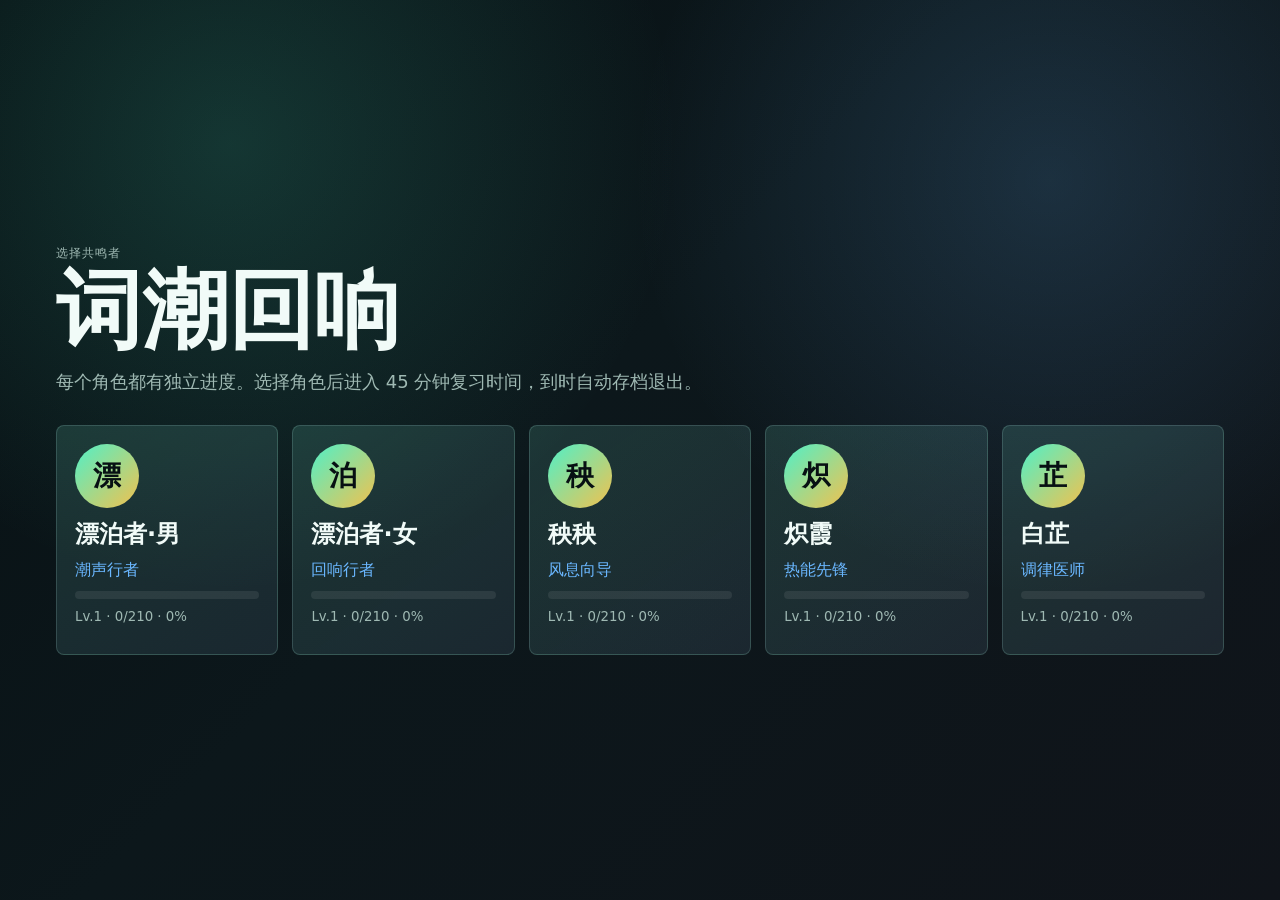
<file: index.html>
<!doctype html>
<html lang="zh-CN">
  <head>
    <meta charset="UTF-8" />
    <meta name="viewport" content="width=device-width, initial-scale=1.0" />
    <title>词潮回响</title>
    <link rel="stylesheet" href="./styles.css" />
  </head>
  <body>
    <section class="login-screen" id="loginScreen">
      <div class="login-hero">
        <p class="eyebrow">选择共鸣者</p>
        <h1>词潮回响</h1>
        <p>每个角色都有独立进度。选择角色后进入 45 分钟复习时间，到时自动存档退出。</p>
      </div>
      <div class="role-grid" id="roleGrid"></div>
    </section>

    <div class="app-shell">
      <aside class="sidebar">
        <div class="brand">
          <div class="brand-mark">C</div>
          <div>
            <h1>词潮回响</h1>
            <p>Unit 1-6 期末复习</p>
          </div>
        </div>

        <nav class="nav" aria-label="主导航">
          <button class="nav-item active" data-view="map" title="冒险地图">
            <span>地图</span>
          </button>
          <button class="nav-item" data-view="battle" title="今日训练">
            <span>训练</span>
          </button>
          <button class="nav-item" data-view="review" title="错题调律">
            <span>错题</span>
          </button>
          <button class="nav-item" data-view="exam" title="随机考试">
            <span>考试</span>
          </button>
          <button class="nav-item" data-view="codex" title="词汇图鉴">
            <span>图鉴</span>
          </button>
        </nav>

        <section class="profile-panel">
          <div class="avatar-orbit">
            <div class="avatar-core"></div>
          </div>
          <div>
            <p class="eyebrow">调律等级</p>
            <strong id="activeRoleName">未选择</strong>
            <small id="levelLabel">Lv. 1</small>
          </div>
          <div class="xp-track">
            <span id="xpBar"></span>
          </div>
        </section>

        <button class="exit-button" id="exitRole">存档退出</button>
      </aside>

      <main>
        <header class="topbar">
          <div>
            <p class="eyebrow">今日任务</p>
            <h2 id="screenTitle">回响地图</h2>
          </div>
          <div class="stats-strip">
            <div><span id="totalMastered">0</span><small>已点亮</small></div>
            <div><span id="totalStars">0</span><small>星辉</small></div>
            <div><span id="streakCount">0</span><small>连击</small></div>
          </div>
          <div class="timer-card" id="timerCard">
            <span id="timerText">45:00</span>
            <small>番茄时钟</small>
          </div>
        </header>

        <section class="view active" id="mapView">
          <div class="home-progress">
            <div class="section-head compact">
              <div>
                <p class="eyebrow">角色进度</p>
                <h3>共鸣者档案</h3>
              </div>
            </div>
            <div class="mini-role-grid" id="homeRoleProgress"></div>
          </div>
          <div class="map-stage">
            <div class="map-sky"></div>
            <div class="zone-list" id="zoneList"></div>
          </div>
          <aside class="mission-panel">
            <p class="eyebrow">当前章节</p>
            <h3 id="selectedZoneName">请选择一个区域</h3>
            <p id="selectedZoneMeta">每个 Unit 会自动拆成几个小关卡，每关 6-8 个词。</p>
            <div class="panel-divider"></div>
            <p class="eyebrow">词汇关卡</p>
            <div class="lesson-list" id="lessonList"></div>
            <div class="panel-divider"></div>
            <p class="eyebrow">背记闯关</p>
            <div class="memory-list" id="memoryList"></div>
            <div class="panel-divider"></div>
            <p class="eyebrow">知识关卡</p>
            <div class="knowledge-list" id="knowledgeList"></div>
          </aside>
        </section>

        <section class="view" id="battleView">
          <div class="battle-board">
            <div class="enemy-field">
              <div class="focus-panel">
                <p class="eyebrow">学习辅助</p>
                <h3 id="focusTitle">准备开始</h3>
                <div class="focus-meter">
                  <span id="focusProgress"></span>
                </div>
                <div class="focus-meta">
                  <div><strong id="focusIndex">0/0</strong><small>当前进度</small></div>
                  <div><strong id="focusMisses">0</strong><small>本题失误</small></div>
                </div>
                <div class="focus-tip" id="focusTip">开始关卡后，这里会显示当前题型和答题策略。</div>
              </div>
              <p id="battleMode">选择正确含义，完成共振打击</p>
            </div>

            <div class="question-card">
              <div class="battle-head">
                <div>
                  <p class="eyebrow" id="lessonLabel">今日训练</p>
                  <h3 id="questionText">点击开始训练</h3>
                </div>
                <button class="icon-button" id="speakBtn" title="朗读">音</button>
              </div>
              <p class="phonetic" id="phoneticText"></p>
              <div class="answer-grid" id="answerGrid"></div>
              <form class="inline-answer" id="inlineAnswer"></form>
              <div class="feedback" id="feedback"></div>
              <div class="mistake-actions" id="mistakeActions">
                <button id="retryQuestion">重新回答</button>
                <button id="addMistake">加入错题集</button>
                <button id="confirmMistake">确认加入并继续</button>
              </div>
              <div class="completion-actions" id="completionActions">
                <button id="returnMap">返回地图</button>
                <button id="setOutAgain">再出发</button>
              </div>
              <div class="battle-actions">
                <button id="startDaily">开始今日训练</button>
                <button id="nextQuestion" disabled>下一击</button>
              </div>
            </div>
          </div>
        </section>

        <section class="view" id="reviewView">
          <div class="section-head">
            <div>
              <p class="eyebrow">失谐词库</p>
              <h3>失谐回收战</h3>
            </div>
            <button id="startMistakes">进入复习关卡</button>
          </div>
          <div class="word-grid" id="mistakeGrid"></div>
        </section>

        <section class="view" id="examView">
          <div class="section-head">
            <div>
              <p class="eyebrow">随机考试</p>
              <h3>20 词综合测试</h3>
            </div>
            <button id="startExam">开始考试</button>
          </div>
          <div class="exam-panel" id="examPanel">
            <p>请选择考试范围。可以细化到每一个词汇小关卡或背记闯关。</p>
          </div>
        </section>

        <section class="view" id="knowledgeView">
          <div class="knowledge-reader">
            <div class="section-head">
              <div>
                <p class="eyebrow" id="knowledgeUnitLabel">Unit</p>
                <h3 id="knowledgeTitle">知识关卡</h3>
              </div>
              <div class="knowledge-actions">
                <button id="completeKnowledge">完成并点亮</button>
                <button id="backToMap">返回地图</button>
              </div>
            </div>
            <div class="knowledge-content" id="knowledgeContent"></div>
          </div>
        </section>

        <section class="view" id="codexView">
          <div class="section-head">
            <div>
              <p class="eyebrow">回响图鉴</p>
              <h3>全部复习范围</h3>
            </div>
            <label class="search-box">
              <span>查</span>
              <input id="searchInput" placeholder="搜索英文或中文" />
            </label>
          </div>
          <div class="filters" id="unitFilters"></div>
          <div class="word-grid" id="wordGrid"></div>
        </section>
      </main>
    </div>
    <div class="toast" id="toast" role="status" aria-live="polite"></div>

    <script type="module" src="./app.js"></script>
  </body>
</html>
</file>
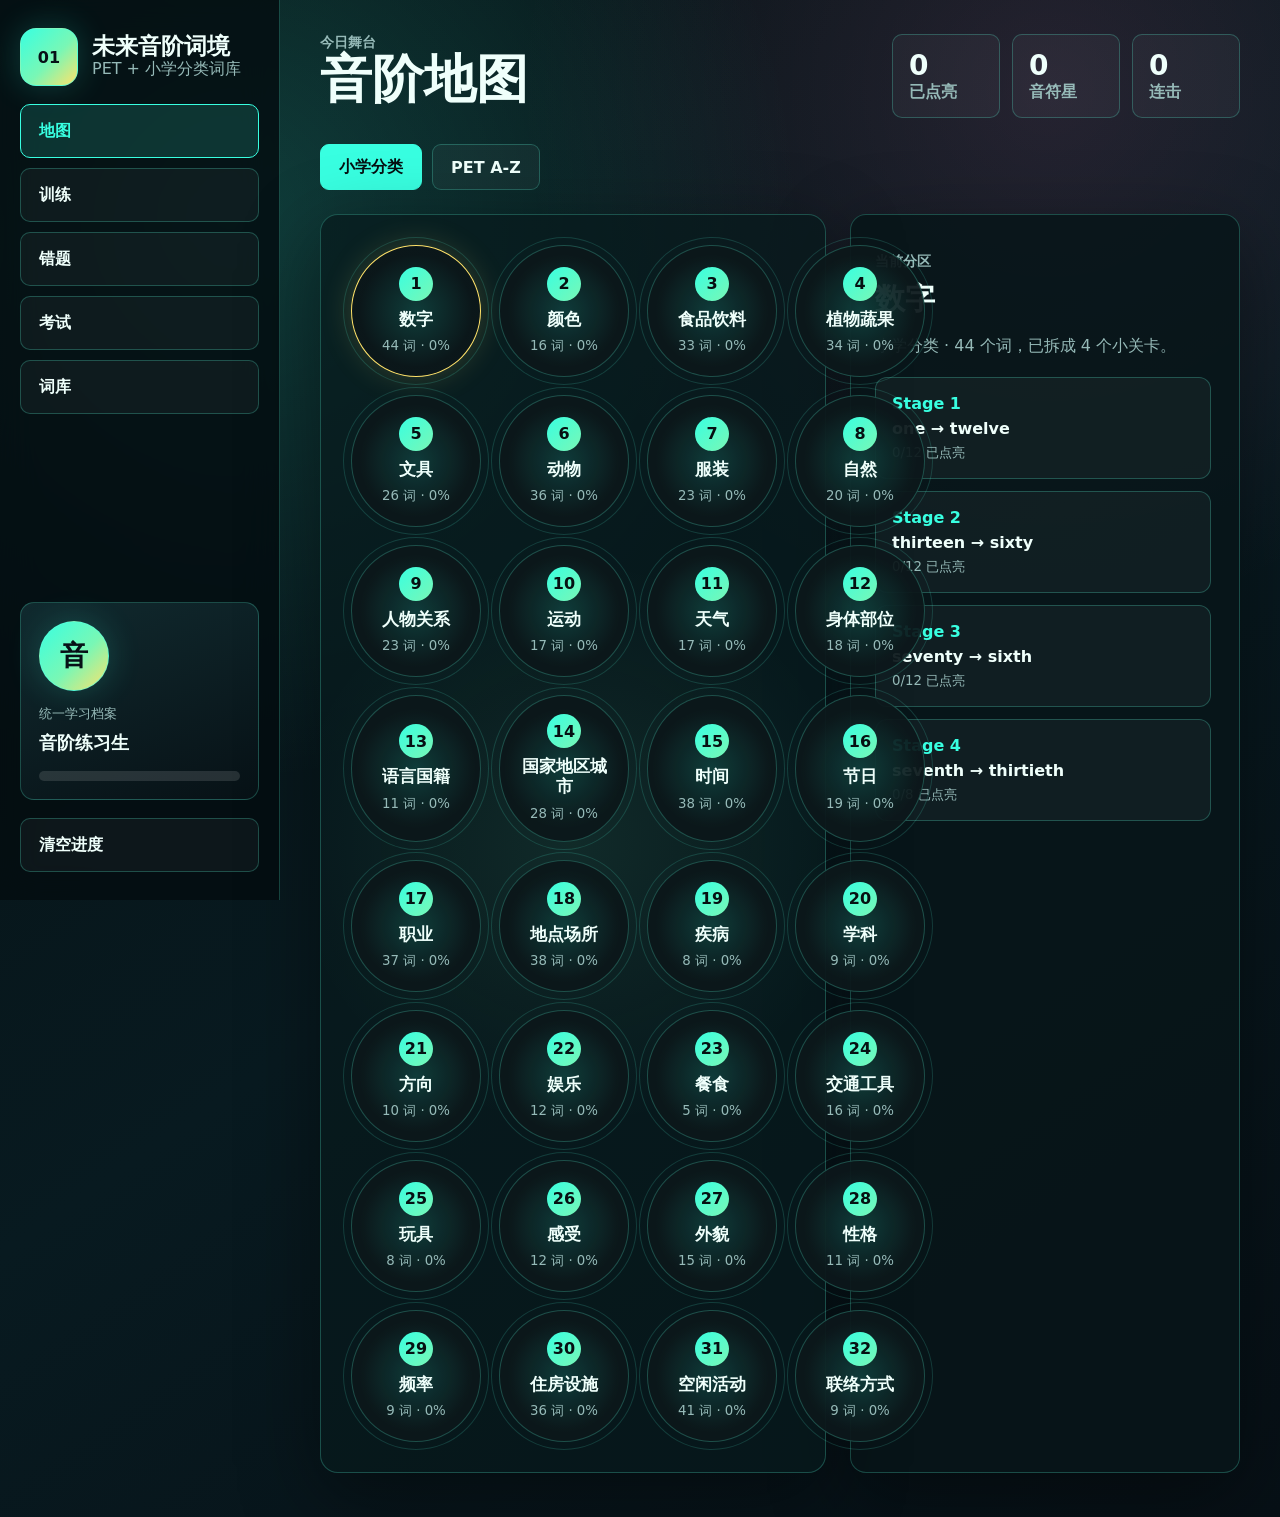
<file: mirai-vocab/index.html>
<!doctype html>
<html lang="zh-CN">
  <head>
    <meta charset="UTF-8" />
    <meta name="viewport" content="width=device-width, initial-scale=1.0" />
    <title>未来音阶词境</title>
    <link rel="stylesheet" href="./styles.css" />
  </head>
  <body>
    <div class="app active" id="app">
      <aside class="side">
        <div class="brand">
          <div class="logo">01</div>
          <div>
            <h2>未来音阶词境</h2>
            <p>PET + 小学分类词库</p>
          </div>
        </div>
        <nav>
          <button class="nav active" data-view="map">地图</button>
          <button class="nav" data-view="train">训练</button>
          <button class="nav" data-view="mistakes">错题</button>
          <button class="nav" data-view="exam">考试</button>
          <button class="nav" data-view="codex">词库</button>
        </nav>
        <section class="profile">
          <div class="avatar" id="avatarMark">音</div>
          <small>统一学习档案</small>
          <strong id="roleName">音阶练习生</strong>
          <div class="xp"><span id="xpBar"></span></div>
        </section>
        <button class="ghost" id="resetProgress">清空进度</button>
      </aside>

      <main>
        <header class="top">
          <div>
            <p class="eyebrow">今日舞台</p>
            <h1 id="screenTitle">音阶地图</h1>
          </div>
          <div class="stats">
            <div><strong id="masteredCount">0</strong><span>已点亮</span></div>
            <div><strong id="starCount">0</strong><span>音符星</span></div>
            <div><strong id="comboCount">0</strong><span>连击</span></div>
          </div>
        </header>

        <section class="view active" id="mapView">
          <div class="track-tabs" id="trackTabs"></div>
          <div class="map-grid" id="zoneGrid"></div>
          <aside class="panel">
            <p class="eyebrow">当前分区</p>
            <h3 id="zoneTitle">选择一个分区</h3>
            <p id="zoneMeta"></p>
            <div class="lesson-list" id="lessonList"></div>
          </aside>
        </section>

        <section class="view" id="trainView">
          <div class="battle">
            <section class="helper">
              <p class="eyebrow">学习辅助</p>
              <h3 id="helperTitle">准备开始</h3>
              <div class="meter"><span id="progressBar"></span></div>
              <div class="helper-stats">
                <div><strong id="questionIndex">0/0</strong><span>进度</span></div>
                <div><strong id="missCount">0</strong><span>本题失误</span></div>
              </div>
              <p id="helperTip">选择关卡后开始。</p>
            </section>
            <section class="question">
              <div class="question-head">
                <div>
                  <p class="eyebrow" id="lessonLabel">训练</p>
                  <h2 id="questionText">点击开始训练</h2>
                </div>
                <button id="speakBtn" title="朗读">音</button>
              </div>
              <p class="phonetic" id="metaText"></p>
              <form class="answer" id="answerForm"></form>
              <div class="feedback" id="feedback"></div>
              <div class="mistake-actions" id="mistakeActions">
                <button id="retryBtn" type="button">重新回答</button>
                <button id="addMistakeBtn" type="button">加入错题集</button>
                <button id="confirmMistakeBtn" type="button">确认加入并继续</button>
              </div>
              <div class="actions">
                <button id="backMap" type="button">返回地图</button>
                <button id="againBtn" type="button">再来一轮</button>
              </div>
            </section>
          </div>
        </section>

        <section class="view card-view" id="mistakesView">
          <div class="section-head">
            <div><p class="eyebrow">错题调音台</p><h3>错题集</h3></div>
            <button id="startMistakes">复习错题</button>
          </div>
          <div class="word-grid" id="mistakeGrid"></div>
        </section>

        <section class="view card-view" id="examView">
          <div class="section-head">
            <div><p class="eyebrow">Live Test</p><h3>自选范围考试</h3></div>
            <button id="startExam">开始考试</button>
          </div>
          <div class="exam-panel" id="examPanel"></div>
        </section>

        <section class="view card-view" id="codexView">
          <div class="section-head">
            <div><p class="eyebrow">音符词库</p><h3>全部单词</h3></div>
            <input id="searchInput" placeholder="搜索英文或中文" />
          </div>
          <p class="codex-note">点开单词卡片可修改英文、中文释义和词性；修改会保存在这台电脑的浏览器里。</p>
          <div class="word-grid" id="wordGrid"></div>
        </section>
      </main>
    </div>

    <dialog class="edit-dialog" id="editDialog">
      <form method="dialog" class="edit-form" id="editForm">
        <div class="section-head">
          <div><p class="eyebrow">词库编辑</p><h3>修改词条</h3></div>
          <button type="button" id="closeEdit">关闭</button>
        </div>
        <input type="hidden" id="editId" />
        <label>
          <span>英文</span>
          <input id="editWord" autocomplete="off" spellcheck="false" />
        </label>
        <label>
          <span>中文释义</span>
          <textarea id="editMeaning" rows="4"></textarea>
        </label>
        <label>
          <span>词性</span>
          <input id="editPos" autocomplete="off" />
        </label>
        <p class="edit-source" id="editSource"></p>
        <div class="edit-actions">
          <button type="button" id="restoreWord">恢复原词条</button>
          <button type="submit" id="saveEdit">保存修改</button>
        </div>
      </form>
    </dialog>

    <div class="toast" id="toast"></div>
    <script type="module" src="./app.js"></script>
  </body>
</html>
</file>
<file: styles.css>
:root {
  color-scheme: dark;
  --bg: #091014;
  --panel: rgba(16, 30, 34, 0.82);
  --panel-strong: #13262b;
  --line: rgba(152, 213, 202, 0.22);
  --text: #f1fbf8;
  --muted: #9fb9b3;
  --mint: #50f0c8;
  --gold: #f2c14e;
  --coral: #ff7d6e;
  --blue: #6ab7ff;
  font-family: Inter, "PingFang SC", "Microsoft YaHei", system-ui, sans-serif;
}

* {
  box-sizing: border-box;
}

body {
  min-height: 100vh;
  margin: 0;
  color: var(--text);
  background:
    radial-gradient(circle at 18% 16%, rgba(80, 240, 200, 0.16), transparent 28rem),
    radial-gradient(circle at 82% 20%, rgba(106, 183, 255, 0.16), transparent 26rem),
    linear-gradient(135deg, #071013 0%, #0c171b 45%, #10141a 100%);
}

body:has(.login-screen:not(.hidden)) {
  overflow: auto;
}

button,
input {
  font: inherit;
}

button {
  cursor: pointer;
}

.app-shell {
  display: none;
  grid-template-columns: 280px 1fr;
  min-height: 100vh;
}

.app-shell.active {
  display: grid;
}

.login-screen {
  min-height: 100vh;
  padding: clamp(24px, 5vw, 56px);
  display: grid;
  align-content: center;
  gap: 28px;
}

.login-screen.hidden {
  display: none;
}

.login-hero {
  max-width: 780px;
}

.login-hero h1 {
  font-size: clamp(42px, 8vw, 86px);
  line-height: 1;
  margin-bottom: 14px;
}

.login-hero p:last-child {
  color: var(--muted);
  font-size: 18px;
  line-height: 1.7;
}

.role-grid {
  display: grid;
  grid-template-columns: repeat(auto-fit, minmax(210px, 1fr));
  gap: 14px;
}

.role-card {
  min-height: 230px;
  border-radius: 8px;
  padding: 18px;
  display: grid;
  gap: 10px;
  text-align: left;
  align-content: start;
  background:
    linear-gradient(145deg, rgba(80, 240, 200, 0.1), rgba(106, 183, 255, 0.055)),
    rgba(255, 255, 255, 0.045);
}

.role-card:hover {
  border-color: var(--mint);
}

.role-mark {
  width: 64px;
  height: 64px;
  border-radius: 50%;
  display: grid;
  place-items: center;
  color: #071013;
  background: linear-gradient(135deg, var(--mint), var(--gold));
  font-size: 28px;
  font-weight: 900;
}

.role-card strong,
.role-card em {
  display: block;
}

.role-card strong {
  font-size: 24px;
}

.role-card em {
  color: var(--blue);
  font-style: normal;
}

.role-meter {
  height: 8px;
  overflow: hidden;
  border-radius: 999px;
  background: rgba(255, 255, 255, 0.08);
}

.role-meter span {
  display: block;
  height: 100%;
  background: linear-gradient(90deg, var(--mint), var(--gold));
}

.sidebar {
  border-right: 1px solid var(--line);
  background: rgba(6, 14, 18, 0.72);
  padding: 24px;
  display: flex;
  flex-direction: column;
  gap: 26px;
}

.brand {
  display: flex;
  gap: 12px;
  align-items: center;
}

.brand-mark {
  width: 48px;
  height: 48px;
  display: grid;
  place-items: center;
  border-radius: 14px;
  background: linear-gradient(135deg, var(--mint), var(--blue));
  color: #061012;
  font-weight: 900;
}

h1,
h2,
h3,
p {
  margin: 0;
}

.brand h1 {
  font-size: 22px;
}

.brand p,
.eyebrow,
small {
  color: var(--muted);
}

.eyebrow {
  margin-bottom: 5px;
  font-size: 12px;
  letter-spacing: 0.08em;
  text-transform: uppercase;
}

.nav {
  display: grid;
  gap: 10px;
}

.nav-item,
.lesson-card,
.zone-node,
.filter,
button {
  border: 1px solid var(--line);
  color: var(--text);
  background: rgba(255, 255, 255, 0.045);
}

.nav-item {
  min-height: 48px;
  border-radius: 8px;
  text-align: left;
  padding: 0 16px;
}

.nav-item.active,
.filter.active {
  border-color: rgba(80, 240, 200, 0.72);
  background: rgba(80, 240, 200, 0.14);
}

.profile-panel,
.mission-panel,
.question-card,
#reviewView,
#codexView {
  border: 1px solid var(--line);
  border-radius: 8px;
  background: var(--panel);
  box-shadow: 0 22px 60px rgba(0, 0, 0, 0.22);
}

.profile-panel {
  padding: 18px;
}

.avatar-orbit {
  width: 74px;
  height: 74px;
  border: 1px solid rgba(80, 240, 200, 0.42);
  border-radius: 50%;
  display: grid;
  place-items: center;
  margin-bottom: 12px;
}

.avatar-core {
  width: 42px;
  height: 42px;
  border-radius: 50%;
  display: grid;
  place-items: center;
  background: radial-gradient(circle, var(--gold), var(--mint));
  box-shadow: 0 0 26px rgba(80, 240, 200, 0.45);
  color: #061012;
  font-weight: 900;
}

.xp-track {
  height: 8px;
  margin-top: 14px;
  overflow: hidden;
  border-radius: 999px;
  background: rgba(255, 255, 255, 0.09);
}

.xp-track span {
  display: block;
  height: 100%;
  width: 0;
  background: linear-gradient(90deg, var(--mint), var(--gold));
}

main {
  padding: 24px;
  min-width: 0;
  overflow-x: hidden;
}

.topbar,
.section-head {
  display: flex;
  justify-content: space-between;
  gap: 16px;
  align-items: center;
  margin-bottom: 20px;
}

.topbar h2 {
  font-size: clamp(26px, 3.5vw, 40px);
  line-height: 1.08;
}

.stats-strip {
  display: grid;
  grid-template-columns: repeat(3, minmax(86px, 1fr));
  gap: 10px;
}

.stats-strip div {
  border: 1px solid var(--line);
  border-radius: 8px;
  padding: 12px;
  background: rgba(255, 255, 255, 0.045);
}

.stats-strip span {
  display: block;
  font-size: 24px;
  font-weight: 800;
}

.timer-card {
  min-width: 118px;
  border: 1px solid rgba(80, 240, 200, 0.45);
  border-radius: 8px;
  padding: 12px 14px;
  background: rgba(80, 240, 200, 0.11);
  text-align: right;
}

.timer-card span {
  display: block;
  font-size: 24px;
  font-weight: 900;
  color: var(--mint);
}

.timer-card.warning {
  border-color: var(--coral);
  background: rgba(255, 125, 110, 0.13);
}

.timer-card.warning span {
  color: var(--coral);
}

.view {
  display: none;
}

.view.active {
  display: block;
}

#mapView {
  grid-template-columns: minmax(0, 1fr) 350px;
  gap: 20px;
}

#mapView.active {
  display: grid;
}

.map-stage {
  position: relative;
  min-height: 560px;
  overflow: hidden;
  border: 1px solid var(--line);
  border-radius: 8px;
  padding: 0;
  background:
    radial-gradient(circle at 14% 72%, rgba(80, 240, 200, 0.18), transparent 9rem),
    radial-gradient(circle at 60% 28%, rgba(242, 193, 78, 0.14), transparent 10rem),
    radial-gradient(circle at 88% 22%, rgba(106, 183, 255, 0.16), transparent 11rem),
    linear-gradient(140deg, rgba(24, 55, 58, 0.66), rgba(16, 22, 30, 0.86)),
    repeating-linear-gradient(60deg, transparent 0 34px, rgba(255, 255, 255, 0.025) 35px 36px);
}

.map-sky {
  position: absolute;
  inset: 0;
  background:
    linear-gradient(115deg, transparent 0 42%, rgba(80, 240, 200, 0.07) 42% 43%, transparent 43%),
    linear-gradient(20deg, transparent 0 58%, rgba(106, 183, 255, 0.06) 58% 59%, transparent 59%),
    radial-gradient(circle at 22% 24%, rgba(242, 193, 78, 0.18), transparent 12rem),
    radial-gradient(circle at 72% 60%, rgba(80, 240, 200, 0.15), transparent 16rem);
}

.home-progress {
  grid-column: 1 / -1;
  border: 1px solid var(--line);
  border-radius: 8px;
  padding: 16px;
  background: rgba(255, 255, 255, 0.035);
}

.section-head.compact {
  margin-bottom: 12px;
}

.mini-role-grid {
  display: grid;
  grid-template-columns: repeat(auto-fit, minmax(170px, 1fr));
  gap: 10px;
}

.mini-role {
  min-height: 74px;
  border: 1px solid var(--line);
  border-radius: 8px;
  padding: 12px;
  display: flex;
  gap: 10px;
  align-items: center;
  text-align: left;
  background: rgba(255, 255, 255, 0.04);
}

.mini-role:hover {
  border-color: rgba(80, 240, 200, 0.68);
}

.mini-role.active {
  border-color: var(--gold);
  background: rgba(242, 193, 78, 0.1);
}

.mini-role span {
  width: 38px;
  height: 38px;
  border-radius: 50%;
  display: grid;
  place-items: center;
  color: #061012;
  background: linear-gradient(135deg, var(--mint), var(--blue));
  font-weight: 900;
  flex: 0 0 auto;
}

.mini-role strong,
.mini-role small {
  display: block;
}

.zone-list {
  position: absolute;
  inset: 0;
  z-index: 1;
}

.map-route {
  position: absolute;
  inset: 0;
  width: 100%;
  height: 100%;
  pointer-events: none;
}

.route-shadow,
.route-line {
  fill: none;
  vector-effect: non-scaling-stroke;
}

.route-shadow {
  stroke: rgba(4, 10, 12, 0.66);
  stroke-width: 12;
  stroke-linecap: round;
  stroke-linejoin: round;
}

.route-line {
  stroke: rgba(106, 183, 255, 0.28);
  stroke-width: 4;
  stroke-dasharray: 2 7;
  stroke-linecap: round;
  stroke-linejoin: round;
}

.zone-node {
  position: absolute;
  left: var(--x);
  top: var(--y);
  width: 118px;
  height: 118px;
  border: 0;
  border-radius: 50%;
  padding: 0;
  text-align: center;
  overflow: visible;
  transform: translate(-50%, -50%);
  background: transparent;
}

.zone-node.selected {
  background: transparent;
}

.node-aura {
  position: absolute;
  inset: 0;
  border-radius: 50%;
  background:
    conic-gradient(var(--mint) var(--progress), rgba(255, 255, 255, 0.08) 0),
    radial-gradient(circle, rgba(80, 240, 200, 0.18), transparent 64%);
  box-shadow: 0 0 0 1px rgba(80, 240, 200, 0.18), 0 0 34px rgba(80, 240, 200, 0.06);
  opacity: 0.9;
}

.zone-node.started .node-aura {
  box-shadow: 0 0 0 1px rgba(80, 240, 200, 0.34), 0 0 34px rgba(80, 240, 200, 0.2);
}

.zone-node.complete .node-aura,
.zone-node.selected .node-aura {
  box-shadow: 0 0 0 1px rgba(242, 193, 78, 0.8), 0 0 44px rgba(242, 193, 78, 0.38);
}

.node-core {
  position: absolute;
  left: 50%;
  top: 50%;
  width: 64px;
  height: 64px;
  border: 2px solid rgba(241, 251, 248, 0.56);
  border-radius: 50%;
  display: grid;
  place-items: center;
  color: var(--text);
  background:
    radial-gradient(circle at 35% 28%, rgba(255, 255, 255, 0.28), transparent 28%),
    linear-gradient(135deg, rgba(19, 38, 43, 0.95), rgba(6, 18, 22, 0.94));
  font-size: 24px;
  font-weight: 900;
  transform: translate(-50%, -50%);
}

.node-core i,
.node-core b {
  display: block;
  font-style: normal;
  line-height: 1;
}

.node-core i {
  font-size: 24px;
}

.node-core b {
  position: absolute;
  right: -4px;
  bottom: -4px;
  width: 24px;
  height: 24px;
  border: 1px solid rgba(241, 251, 248, 0.45);
  border-radius: 50%;
  display: grid;
  place-items: center;
  color: var(--text);
  background: rgba(6, 16, 20, 0.92);
  font-size: 12px;
}

.zone-node.complete .node-core,
.zone-node.selected .node-core {
  color: #071013;
  border-color: rgba(242, 193, 78, 0.9);
  background: linear-gradient(135deg, var(--gold), var(--mint));
}

.node-label {
  position: absolute;
  left: 50%;
  top: calc(100% + 10px);
  min-width: 150px;
  transform: translateX(-50%);
  display: grid;
  gap: 2px;
  padding: 8px 10px;
  border: 1px solid rgba(152, 213, 202, 0.2);
  border-radius: 8px;
  background: rgba(6, 16, 20, 0.74);
  backdrop-filter: blur(10px);
}

.node-label strong {
  font-size: 16px;
}

.node-label small {
  font-size: 12px;
}

.mission-panel {
  padding: 20px;
}

.lesson-list {
  display: grid;
  gap: 10px;
  margin-top: 18px;
  max-height: 520px;
  overflow: auto;
}

.panel-divider {
  height: 1px;
  margin: 18px 0 12px;
  background: var(--line);
}

.knowledge-list,
.memory-list {
  display: grid;
  gap: 10px;
  max-height: 360px;
  overflow: auto;
}

.lesson-card,
.knowledge-card,
.memory-card {
  border-radius: 8px;
  padding: 14px;
  display: grid;
  gap: 4px;
  text-align: left;
}

.memory-card {
  border-color: rgba(242, 193, 78, 0.34);
  background: rgba(242, 193, 78, 0.08);
}

.knowledge-card.done {
  border-color: rgba(80, 240, 200, 0.56);
  background: rgba(80, 240, 200, 0.1);
}

.lesson-card em {
  color: var(--blue);
  font-size: 13px;
  font-style: normal;
  overflow-wrap: anywhere;
}

.battle-board {
  display: grid;
  grid-template-columns: minmax(280px, 0.92fr) minmax(340px, 1.08fr);
  gap: 20px;
  align-items: stretch;
}

.enemy-field {
  min-height: 620px;
  border: 1px solid var(--line);
  border-radius: 8px;
  display: grid;
  align-content: center;
  gap: 18px;
  padding: 24px;
  background:
    radial-gradient(circle at 50% 30%, rgba(80, 240, 200, 0.1), transparent 18rem),
    linear-gradient(180deg, rgba(80, 240, 200, 0.08), rgba(255, 255, 255, 0.035));
}

.focus-panel {
  width: min(100%, 420px);
  justify-self: center;
  border: 1px solid rgba(80, 240, 200, 0.28);
  border-radius: 8px;
  padding: 20px;
  background: rgba(6, 18, 22, 0.42);
}

.focus-panel h3 {
  font-size: clamp(26px, 3vw, 38px);
  margin-bottom: 14px;
}

.focus-meter {
  height: 10px;
  overflow: hidden;
  border-radius: 999px;
  background: rgba(255, 255, 255, 0.08);
  margin-bottom: 14px;
}

.focus-meter span {
  display: block;
  width: 0;
  height: 100%;
  background: linear-gradient(90deg, var(--mint), var(--gold));
}

.focus-meta {
  display: grid;
  grid-template-columns: repeat(2, 1fr);
  gap: 10px;
  margin-bottom: 14px;
}

.focus-meta div {
  border: 1px solid rgba(255, 255, 255, 0.08);
  border-radius: 8px;
  padding: 12px;
  background: rgba(255, 255, 255, 0.04);
}

.focus-meta strong,
.focus-meta small {
  display: block;
}

.focus-meta strong {
  font-size: 26px;
}

.focus-tip {
  color: #d7ece8;
  line-height: 1.65;
}

.question-card {
  padding: 22px;
}

.battle-head {
  display: flex;
  justify-content: space-between;
  gap: 12px;
}

.question-card h3 {
  font-size: clamp(28px, 4vw, 54px);
  overflow-wrap: anywhere;
}

.phonetic {
  min-height: 28px;
  margin: 8px 0 16px;
  color: var(--blue);
}

.icon-button {
  width: 46px;
  height: 46px;
  border-radius: 8px;
}

.answer-grid {
  display: grid;
  gap: 10px;
}

.spelling-hint {
  border: 1px solid rgba(80, 240, 200, 0.32);
  border-radius: 8px;
  padding: 14px;
  margin-bottom: 12px;
  background: rgba(80, 240, 200, 0.08);
}

.spelling-hint span,
.spelling-hint strong {
  display: block;
}

.spelling-hint span {
  color: var(--muted);
  font-size: 12px;
  margin-bottom: 6px;
}

.spelling-hint strong {
  color: var(--gold);
  font-size: clamp(24px, 3vw, 36px);
  letter-spacing: 0.08em;
  overflow-wrap: anywhere;
}

.sentence-card {
  border: 1px solid rgba(242, 193, 78, 0.34);
  border-radius: 8px;
  padding: 16px;
  margin-bottom: 12px;
  color: #eaf8f5;
  background: rgba(242, 193, 78, 0.08);
  font-size: clamp(18px, 2vw, 24px);
  line-height: 1.7;
}

.sentence-blank {
  color: var(--gold);
  font-weight: 900;
  letter-spacing: 0.08em;
  white-space: nowrap;
}

.answer-option {
  min-height: 70px;
  border-radius: 8px;
  padding: 14px;
  text-align: left;
}

.answer-option span,
.answer-option small {
  display: block;
}

input {
  min-height: 46px;
  border: 1px solid var(--line);
  border-radius: 8px;
  padding: 0 14px;
  color: var(--text);
  background: rgba(255, 255, 255, 0.06);
}

.inline-answer {
  display: none;
  align-items: end;
  flex-wrap: wrap;
  gap: 16px;
  margin-top: 8px;
  border: 1px solid rgba(80, 240, 200, 0.32);
  border-radius: 8px;
  padding: 20px 28px;
  background: rgba(80, 240, 200, 0.08);
}

.inline-answer.show {
  display: flex;
}

.inline-label {
  width: 100%;
  color: var(--muted);
  font-size: 14px;
  font-weight: 700;
}

.inline-lines {
  display: flex;
  align-items: end;
  flex-wrap: wrap;
  gap: 12px;
}

.answer-word {
  display: inline-flex;
  align-items: end;
  gap: 5px;
  margin: 0 4px 8px 0;
}

.given-letter {
  min-width: 30px;
  height: 42px;
  display: grid;
  place-items: end center;
  color: var(--gold);
  font-size: 28px;
  font-weight: 900;
  line-height: 1;
}

.letter-input {
  width: 30px;
  min-height: 42px;
  border: 0;
  border-bottom: 3px solid rgba(241, 251, 248, 0.55);
  border-radius: 0;
  padding: 0 0 4px;
  text-align: center;
  color: var(--text);
  background: transparent;
  font-size: 28px;
  font-weight: 800;
  line-height: 1;
  text-transform: lowercase;
}

.letter-input:focus {
  outline: 0;
  border-bottom-color: var(--mint);
  box-shadow: 0 8px 16px rgba(80, 240, 200, 0.12);
}

.letter-input.wrong {
  border-bottom-color: var(--coral);
}

.answer-separator {
  min-width: 14px;
  margin-bottom: 14px;
  color: var(--muted);
  font-size: 22px;
}

.inline-submit {
  min-height: 42px;
  border-radius: 8px;
  padding: 0 16px;
  margin-bottom: 8px;
}

.family-lines {
  width: 100%;
  display: grid;
  gap: 12px;
}

.family-row {
  display: grid;
  grid-template-columns: minmax(170px, 0.75fr) minmax(180px, 1fr);
  gap: 12px;
  align-items: center;
}

.family-row span {
  color: #d7ece8;
}

.family-input {
  width: 100%;
  min-height: 44px;
  border: 0;
  border-bottom: 3px solid rgba(241, 251, 248, 0.55);
  border-radius: 0;
  padding: 0 4px;
  color: var(--text);
  background: transparent;
  font-size: 24px;
  font-weight: 800;
}

.family-input:focus {
  outline: 0;
  border-bottom-color: var(--mint);
  box-shadow: 0 8px 16px rgba(80, 240, 200, 0.12);
}

.family-input.wrong {
  border-bottom-color: var(--coral);
}

.feedback {
  min-height: 46px;
  margin: 16px 0;
  color: var(--muted);
}

.feedback.good {
  color: var(--mint);
}

.feedback.bad {
  color: var(--coral);
}

.mistake-actions {
  display: none;
  grid-template-columns: repeat(2, minmax(0, 1fr));
  gap: 10px;
  margin: 0 0 16px;
}

.mistake-actions.show {
  display: grid;
}

.mistake-actions #confirmMistake {
  display: none;
}

.mistake-actions.confirming {
  grid-template-columns: 1fr;
}

.mistake-actions.confirming #retryQuestion,
.mistake-actions.confirming #addMistake {
  display: none;
}

.mistake-actions.confirming #confirmMistake {
  display: block;
}

.mistake-actions button {
  min-height: 46px;
  border-radius: 8px;
  padding: 0 14px;
}

.completion-actions {
  display: none;
  grid-template-columns: repeat(2, minmax(0, 1fr));
  gap: 10px;
  margin: 0 0 16px;
}

.completion-actions.show {
  display: grid;
}

.completion-actions button {
  min-height: 46px;
  border-radius: 8px;
  padding: 0 14px;
}

#returnMap {
  border-color: rgba(106, 183, 255, 0.5);
  background: rgba(106, 183, 255, 0.1);
}

#setOutAgain {
  border-color: rgba(242, 193, 78, 0.6);
  background: rgba(242, 193, 78, 0.12);
}

#retryQuestion {
  border-color: rgba(80, 240, 200, 0.45);
  background: rgba(80, 240, 200, 0.1);
}

#addMistake {
  border-color: rgba(255, 125, 110, 0.48);
  background: rgba(255, 125, 110, 0.11);
}

#confirmMistake {
  border-color: rgba(242, 193, 78, 0.6);
  background: rgba(242, 193, 78, 0.12);
}

.answer-reveal {
  display: grid;
  gap: 6px;
  border: 1px solid rgba(242, 193, 78, 0.36);
  border-radius: 8px;
  padding: 14px;
  background: rgba(242, 193, 78, 0.1);
}

.answer-reveal span,
.answer-reveal small {
  color: var(--muted);
}

.answer-reveal strong {
  color: var(--gold);
  font-size: clamp(24px, 3vw, 34px);
  overflow-wrap: anywhere;
}

.battle-actions {
  display: flex;
  gap: 10px;
}

.battle-actions button,
.section-head button,
.exit-button {
  min-height: 46px;
  border-radius: 8px;
  padding: 0 16px;
}

.exit-button {
  width: 100%;
  margin-top: auto;
}

.toast {
  position: fixed;
  right: 18px;
  bottom: 18px;
  z-index: 20;
  max-width: min(420px, calc(100vw - 36px));
  border: 1px solid rgba(242, 193, 78, 0.65);
  border-radius: 8px;
  padding: 14px 16px;
  color: var(--text);
  background: rgba(18, 28, 26, 0.96);
  box-shadow: 0 18px 50px rgba(0, 0, 0, 0.28);
  opacity: 0;
  transform: translateY(12px);
  pointer-events: none;
  transition: 0.2s ease;
}

.toast.show {
  opacity: 1;
  transform: translateY(0);
}

#reviewView,
#codexView,
#examView,
#knowledgeView {
  padding: 20px;
}

.knowledge-reader {
  border: 1px solid var(--line);
  border-radius: 8px;
  padding: 20px;
  background: var(--panel);
}

.knowledge-actions {
  display: flex;
  gap: 10px;
  flex-wrap: wrap;
}

.knowledge-actions button {
  min-height: 46px;
  border-radius: 8px;
  padding: 0 16px;
}

.knowledge-content {
  display: grid;
  gap: 8px;
  max-height: 62vh;
  overflow: auto;
  border: 1px solid rgba(255, 255, 255, 0.07);
  border-radius: 8px;
  padding: 16px;
  background: rgba(255, 255, 255, 0.035);
}

.knowledge-line {
  color: #d7ece8;
  line-height: 1.65;
}

.knowledge-line.heading {
  margin-top: 8px;
  color: var(--gold);
  font-weight: 800;
}

.exam-panel {
  border: 1px solid var(--line);
  border-radius: 8px;
  padding: 18px;
  color: var(--muted);
  background: rgba(255, 255, 255, 0.04);
  line-height: 1.7;
}

.exam-range-head {
  display: flex;
  justify-content: space-between;
  gap: 12px;
  align-items: center;
  margin-bottom: 16px;
}

.exam-range-head button {
  min-height: 38px;
  border-radius: 8px;
  padding: 0 12px;
}

.exam-range-list {
  display: grid;
  grid-template-columns: repeat(auto-fit, minmax(260px, 1fr));
  gap: 12px;
}

.exam-range-group {
  border: 1px solid rgba(255, 255, 255, 0.08);
  border-radius: 8px;
  padding: 12px;
  background: rgba(255, 255, 255, 0.035);
}

.exam-range-group h4 {
  margin: 0 0 10px;
  color: var(--text);
}

.exam-range-item {
  min-height: 36px;
  display: flex;
  gap: 9px;
  align-items: center;
  color: #d7ece8;
}

.exam-range-item input {
  width: 18px;
  min-height: 18px;
  accent-color: var(--mint);
}

.exam-result {
  border: 1px solid rgba(242, 193, 78, 0.42);
  border-radius: 8px;
  padding: 16px;
  margin-bottom: 12px;
  background: rgba(242, 193, 78, 0.1);
}

.exam-result > strong {
  display: block;
  color: var(--gold);
  font-size: 42px;
  margin-bottom: 8px;
}

.exam-result p {
  color: var(--text);
  margin-bottom: 12px;
}

.exam-unit-list {
  display: grid;
  gap: 8px;
}

.exam-unit-list div {
  display: grid;
  grid-template-columns: 1fr auto auto;
  gap: 12px;
  align-items: center;
  border: 1px solid rgba(255, 255, 255, 0.08);
  border-radius: 8px;
  padding: 10px;
  background: rgba(6, 16, 20, 0.35);
}

.search-box {
  display: flex;
  align-items: center;
  gap: 8px;
}

.filters {
  display: flex;
  flex-wrap: wrap;
  gap: 8px;
  margin-bottom: 16px;
}

.filter {
  min-height: 38px;
  border-radius: 999px;
  padding: 0 14px;
}

.word-grid {
  display: grid;
  grid-template-columns: repeat(auto-fill, minmax(220px, 1fr));
  gap: 12px;
}

.word-card {
  min-height: 150px;
  border: 1px solid var(--line);
  border-radius: 8px;
  padding: 14px;
  background: rgba(255, 255, 255, 0.045);
}

.word-card.lit {
  border-color: rgba(80, 240, 200, 0.6);
  background: rgba(80, 240, 200, 0.1);
}

.word-card strong {
  display: block;
  margin-bottom: 4px;
  font-size: 20px;
  overflow-wrap: anywhere;
}

.word-card p {
  margin: 12px 0;
  color: #d7ece8;
}

.word-card footer {
  color: var(--muted);
  font-size: 12px;
}

.empty-state {
  grid-column: 1 / -1;
  border: 1px dashed var(--line);
  border-radius: 8px;
  padding: 30px;
  color: var(--muted);
}

@media (max-width: 920px) {
  .app-shell,
  #mapView.active,
  .battle-board {
    grid-template-columns: 1fr;
  }

  .sidebar {
    position: static;
    padding: 16px;
  }

  .nav {
    grid-template-columns: repeat(4, 1fr);
  }

  .topbar,
  .section-head {
    align-items: flex-start;
    flex-direction: column;
  }

  .stats-strip {
    width: 100%;
  }

  .timer-card {
    width: 100%;
    text-align: left;
  }

  .map-stage,
  .enemy-field {
    min-height: 430px;
  }

  .zone-node {
    width: 96px;
    height: 96px;
  }

  .node-core {
    width: 54px;
    height: 54px;
    font-size: 20px;
  }

  .node-label {
    min-width: 122px;
    padding: 7px 8px;
  }
}

@media (max-width: 560px) {
  main {
    padding: 14px;
  }

  .brand {
    align-items: flex-start;
  }

  .profile-panel {
    display: none;
  }

  .nav-item {
    text-align: center;
    padding: 0 8px;
  }

  .stats-strip {
    grid-template-columns: repeat(3, 1fr);
  }

  .zone-node {
    width: 84px;
    height: 84px;
  }

  .node-core {
    width: 46px;
    height: 46px;
    font-size: 18px;
  }

  .node-label {
    min-width: 108px;
  }

  .node-label strong {
    font-size: 14px;
  }

  .node-label small {
    font-size: 11px;
  }

  .letter-input {
    width: 26px;
    font-size: 24px;
  }
}
</file>
<file: mirai-vocab/styles.css>
:root {
  color-scheme: dark;
  --bg: #061012;
  --panel: #0d1b1f;
  --panel-2: #11282b;
  --line: rgba(88, 255, 222, 0.24);
  --line-strong: rgba(88, 255, 222, 0.62);
  --text: #effffb;
  --muted: #96bab8;
  --cyan: #38ffe1;
  --mint: #79f7b5;
  --blue: #56b7ff;
  --pink: #ff78c8;
  --yellow: #ffe26a;
  --bad: #ff7f90;
  --shadow: 0 24px 80px rgba(0, 0, 0, 0.42);
}

* {
  box-sizing: border-box;
}

body {
  margin: 0;
  min-height: 100vh;
  color: var(--text);
  font-family: Inter, "PingFang SC", "Microsoft YaHei", system-ui, sans-serif;
  background:
    radial-gradient(circle at 18% 14%, rgba(56, 255, 225, 0.18), transparent 34%),
    radial-gradient(circle at 82% 6%, rgba(255, 120, 200, 0.12), transparent 30%),
    linear-gradient(145deg, #061012 0%, #081a20 52%, #071016 100%);
}

button,
input {
  font: inherit;
}

button {
  border: 1px solid var(--line);
  color: var(--text);
  background: rgba(255, 255, 255, 0.04);
  cursor: pointer;
  transition: border-color 0.18s ease, background 0.18s ease, transform 0.18s ease;
}

button:hover {
  border-color: var(--line-strong);
  background: rgba(56, 255, 225, 0.1);
}

button:active {
  transform: translateY(1px);
}

.app {
  display: grid;
  grid-template-columns: 280px minmax(0, 1fr);
  min-height: 100vh;
}

.side {
  position: sticky;
  top: 0;
  height: 100vh;
  display: flex;
  flex-direction: column;
  gap: 18px;
  padding: 28px 20px;
  background: rgba(4, 13, 16, 0.82);
  border-right: 1px solid var(--line);
  backdrop-filter: blur(18px);
}

.brand {
  display: flex;
  align-items: center;
  gap: 14px;
}

.logo,
.avatar {
  display: grid;
  place-items: center;
  flex: 0 0 auto;
  width: 58px;
  height: 58px;
  border: 1px solid var(--line-strong);
  border-radius: 16px;
  color: #071016;
  font-weight: 900;
  background: linear-gradient(135deg, var(--cyan), var(--mint) 55%, var(--yellow));
  box-shadow: 0 0 34px rgba(56, 255, 225, 0.2);
}

.brand h2,
.brand p,
.profile small,
.profile strong,
.top h1,
.top p,
.section-head h3,
.section-head p {
  margin: 0;
}

.brand h2 {
  font-size: 23px;
  line-height: 1.1;
}

.brand p,
.eyebrow,
small,
.phonetic,
#zoneMeta {
  color: var(--muted);
}

nav {
  display: grid;
  gap: 10px;
}

.nav,
.ghost {
  width: 100%;
  min-height: 54px;
  padding: 0 18px;
  border-radius: 10px;
  text-align: left;
  font-weight: 800;
}

.nav.active {
  border-color: var(--cyan);
  color: var(--cyan);
  background: rgba(56, 255, 225, 0.14);
}

.profile {
  margin-top: auto;
  padding: 18px;
  border: 1px solid var(--line);
  border-radius: 14px;
  background: linear-gradient(160deg, rgba(18, 45, 49, 0.92), rgba(8, 19, 23, 0.92));
}

.avatar {
  width: 70px;
  height: 70px;
  margin-bottom: 14px;
  border-radius: 50%;
  font-size: 28px;
}

.profile small,
.profile strong {
  display: block;
}

.profile strong {
  margin-top: 8px;
  font-size: 18px;
}

.xp,
.meter {
  overflow: hidden;
  height: 10px;
  margin-top: 16px;
  border-radius: 999px;
  background: rgba(255, 255, 255, 0.12);
}

.xp span,
.meter span {
  display: block;
  height: 100%;
  width: 0;
  border-radius: inherit;
  background: linear-gradient(90deg, var(--cyan), var(--mint), var(--yellow));
  transition: width 0.24s ease;
}

main {
  min-width: 0;
  padding: 34px 40px 44px;
}

.top {
  display: flex;
  align-items: start;
  justify-content: space-between;
  gap: 24px;
  margin-bottom: 26px;
}

.eyebrow {
  margin-bottom: 8px;
  font-size: 14px;
  font-weight: 800;
  letter-spacing: 0;
}

.top h1 {
  font-size: 52px;
  line-height: 1.05;
}

.stats {
  display: flex;
  gap: 12px;
}

.stats div,
.helper-stats div {
  min-width: 108px;
  padding: 14px 16px;
  border: 1px solid var(--line);
  border-radius: 10px;
  background: rgba(255, 255, 255, 0.04);
}

.stats strong,
.helper-stats strong {
  display: block;
  font-size: 28px;
}

.stats span,
.helper-stats span {
  color: var(--muted);
  font-weight: 700;
}

.view {
  display: none;
}

.view.active {
  display: block;
}

#mapView.active {
  display: grid;
  grid-template-columns: minmax(0, 1fr) 390px;
  gap: 24px;
}

.track-tabs {
  grid-column: 1 / -1;
  display: flex;
  flex-wrap: wrap;
  gap: 10px;
}

.track-tabs button,
.section-head button,
.actions button,
.mistake-actions button,
.exam-head button,
#speakBtn,
.submit {
  min-height: 46px;
  padding: 0 18px;
  border-radius: 9px;
  font-weight: 900;
}

.track-tabs button.active {
  border-color: var(--cyan);
  color: #061012;
  background: var(--cyan);
}

.map-grid {
  position: relative;
  display: grid;
  grid-template-columns: repeat(4, minmax(130px, 1fr));
  gap: 18px;
  min-height: 680px;
  padding: 30px;
  border: 1px solid var(--line);
  border-radius: 18px;
  background:
    linear-gradient(120deg, rgba(56, 255, 225, 0.06) 0 1px, transparent 1px 90px),
    radial-gradient(circle at 50% 50%, rgba(121, 247, 181, 0.08), transparent 42%),
    rgba(8, 25, 28, 0.72);
  box-shadow: var(--shadow);
}

.zone {
  position: relative;
  display: grid;
  align-content: center;
  justify-items: center;
  min-height: 132px;
  padding: 18px 14px;
  border-radius: 50%;
  text-align: center;
  background:
    radial-gradient(circle, rgba(56, 255, 225, 0.18), rgba(255, 255, 255, 0.02) 62%),
    rgba(7, 19, 22, 0.94);
}

.zone::after {
  content: "";
  position: absolute;
  inset: -9px;
  border: 1px solid rgba(88, 255, 222, 0.16);
  border-radius: inherit;
}

.zone span {
  display: grid;
  place-items: center;
  width: 34px;
  height: 34px;
  margin-bottom: 8px;
  border-radius: 50%;
  color: #061012;
  font-weight: 900;
  background: linear-gradient(135deg, var(--cyan), var(--mint));
}

.zone strong {
  max-width: 140px;
  font-size: 17px;
  line-height: 1.2;
}

.zone small {
  margin-top: 8px;
}

.zone.selected {
  border-color: var(--yellow);
  box-shadow: 0 0 32px rgba(255, 226, 106, 0.18);
}

.panel,
.helper,
.question,
.card-view,
.word,
.answer-reveal {
  border: 1px solid var(--line);
  border-radius: 16px;
  background: rgba(8, 22, 25, 0.86);
  box-shadow: var(--shadow);
}

.panel {
  padding: 24px;
}

.panel h3 {
  margin: 0 0 8px;
  font-size: 30px;
}

.lesson-list {
  display: grid;
  gap: 12px;
  margin-top: 20px;
  max-height: 560px;
  overflow: auto;
  padding-right: 4px;
}

.lesson {
  display: grid;
  gap: 6px;
  padding: 16px;
  border-radius: 12px;
  text-align: left;
}

.lesson span {
  color: var(--cyan);
  font-weight: 900;
}

.lesson strong {
  overflow: hidden;
  text-overflow: ellipsis;
  white-space: nowrap;
}

.battle {
  display: grid;
  grid-template-columns: minmax(280px, 420px) minmax(0, 1fr);
  gap: 24px;
}

.helper,
.question,
.card-view {
  padding: 28px;
}

.helper h3 {
  margin: 0;
  font-size: 42px;
}

.helper-stats {
  display: grid;
  grid-template-columns: 1fr 1fr;
  gap: 12px;
  margin: 20px 0;
}

.question {
  min-height: 620px;
}

.question-head,
.section-head,
.exam-head {
  display: flex;
  align-items: start;
  justify-content: space-between;
  gap: 16px;
}

.question h2 {
  margin: 0;
  font-size: 56px;
  line-height: 1.12;
}

#speakBtn {
  min-width: 64px;
  min-height: 64px;
  border-color: var(--line-strong);
  color: var(--cyan);
  font-size: 24px;
}

.phonetic {
  min-height: 24px;
  margin: 18px 0 26px;
}

.answer {
  display: grid;
  grid-template-columns: 1fr auto;
  gap: 14px;
  align-items: end;
  padding: 24px;
  border: 1px solid var(--line-strong);
  border-radius: 14px;
  background: rgba(56, 255, 225, 0.08);
}

.inline-label {
  grid-column: 1 / -1;
  color: var(--muted);
  font-weight: 800;
}

#searchInput {
  width: 100%;
  min-width: 0;
  border: 0;
  border-bottom: 4px solid rgba(255, 255, 255, 0.45);
  outline: none;
  color: var(--text);
  background: transparent;
  font-size: 40px;
  font-weight: 900;
}

#searchInput:focus {
  border-color: var(--cyan);
  box-shadow: 0 18px 38px -26px var(--cyan);
}

.inline-lines {
  display: flex;
  grid-column: 1 / -1;
  align-items: end;
  flex-wrap: wrap;
  gap: 12px;
}

.answer-word {
  display: inline-flex;
  align-items: end;
  gap: 5px;
  margin: 0 4px 8px 0;
}

.given-letter {
  display: grid;
  place-items: end center;
  min-width: 34px;
  height: 48px;
  color: var(--yellow);
  font-size: 36px;
  font-weight: 900;
  line-height: 1;
}

.letter-input {
  width: 32px;
  min-height: 48px;
  border: 0;
  border-bottom: 4px solid rgba(255, 255, 255, 0.5);
  border-radius: 0;
  padding: 0 0 5px;
  text-align: center;
  color: var(--text);
  background: transparent;
  font-size: 32px;
  font-weight: 900;
  line-height: 1;
  text-transform: lowercase;
}

.letter-input:focus {
  outline: 0;
  border-bottom-color: var(--cyan);
  box-shadow: 0 18px 30px -22px var(--cyan);
}

.letter-input.wrong {
  border-bottom-color: var(--bad);
}

.answer-separator {
  min-width: 14px;
  margin-bottom: 16px;
  color: var(--muted);
  font-size: 24px;
  font-weight: 800;
}

.submit,
.skip-question,
.section-head button,
.actions button:first-child,
#startExam,
#startMistakes {
  border-color: transparent;
  color: #061012;
  background: linear-gradient(135deg, var(--cyan), var(--mint));
}

.skip-question {
  justify-self: end;
  border-color: rgba(255, 226, 106, 0.62);
  color: var(--yellow);
  background: rgba(255, 226, 106, 0.08);
}

.skip-question:hover {
  background: rgba(255, 226, 106, 0.14);
}

.feedback {
  min-height: 78px;
  margin: 20px 0;
  color: var(--muted);
  font-size: 20px;
  font-weight: 800;
}

.feedback.good {
  color: var(--mint);
}

.feedback.bad {
  color: var(--bad);
}

.answer-reveal {
  display: inline-grid;
  gap: 6px;
  padding: 18px 22px;
  color: var(--text);
  border-color: rgba(255, 226, 106, 0.55);
  background: rgba(255, 226, 106, 0.08);
}

.answer-reveal span {
  color: var(--yellow);
  font-size: 14px;
}

.answer-reveal strong {
  font-size: 34px;
}

.mistake-actions,
.actions {
  display: flex;
  flex-wrap: wrap;
  gap: 12px;
}

.mistake-actions {
  display: none;
  margin-bottom: 16px;
}

.mistake-actions.show {
  display: flex;
}

#confirmMistakeBtn {
  display: none;
  border-color: var(--yellow);
  color: var(--yellow);
}

.mistake-actions.confirming #confirmMistakeBtn {
  display: inline-block;
}

.mistake-actions.confirming #addMistakeBtn {
  display: none;
}

.card-view {
  min-height: 640px;
}

.section-head {
  margin-bottom: 22px;
}

.section-head h3 {
  font-size: 34px;
}

#searchInput {
  max-width: 360px;
  font-size: 22px;
}

.codex-note {
  margin: -8px 0 20px;
  color: var(--muted);
  font-weight: 700;
}

.word-grid {
  display: grid;
  grid-template-columns: repeat(auto-fill, minmax(210px, 1fr));
  gap: 14px;
}

.word {
  padding: 16px;
  box-shadow: none;
}

.word-top {
  display: flex;
  align-items: start;
  justify-content: space-between;
  gap: 10px;
}

.edit-word {
  min-height: 34px;
  padding: 0 10px;
  border-radius: 8px;
  color: var(--cyan);
  font-size: 13px;
  font-weight: 900;
}

.word.lit {
  border-color: rgba(121, 247, 181, 0.7);
}

.word strong {
  font-size: 22px;
}

.word p {
  min-height: 44px;
  margin: 8px 0;
  color: var(--muted);
}

.edited {
  display: inline-block;
  margin-left: 8px;
  color: var(--yellow);
  font-weight: 900;
}

.empty {
  padding: 28px;
  border: 1px dashed var(--line);
  border-radius: 14px;
  color: var(--muted);
}

.exam-panel {
  display: grid;
  gap: 18px;
}

.exam-head {
  padding: 18px;
  border: 1px solid var(--line);
  border-radius: 12px;
  background: rgba(255, 255, 255, 0.03);
}

.exam-head p {
  margin: 0;
  color: var(--muted);
  font-weight: 800;
}

.exam-head div {
  display: flex;
  gap: 10px;
}

.exam-list {
  display: grid;
  grid-template-columns: repeat(auto-fill, minmax(260px, 1fr));
  gap: 10px;
  max-height: 560px;
  overflow: auto;
  padding-right: 4px;
}

.exam-list label {
  display: flex;
  align-items: center;
  gap: 10px;
  min-height: 54px;
  padding: 12px 14px;
  border: 1px solid var(--line);
  border-radius: 10px;
  background: rgba(255, 255, 255, 0.03);
}

.exam-list input {
  width: 18px;
  height: 18px;
  accent-color: var(--cyan);
}

.toast {
  position: fixed;
  right: 24px;
  bottom: 24px;
  z-index: 20;
  max-width: min(420px, calc(100vw - 48px));
  padding: 14px 18px;
  border: 1px solid var(--line-strong);
  border-radius: 12px;
  color: var(--text);
  background: rgba(7, 18, 20, 0.96);
  opacity: 0;
  transform: translateY(10px);
  pointer-events: none;
  transition: opacity 0.18s ease, transform 0.18s ease;
}

.toast.show {
  opacity: 1;
  transform: translateY(0);
}

.edit-dialog {
  width: min(620px, calc(100vw - 28px));
  border: 1px solid var(--line-strong);
  border-radius: 16px;
  color: var(--text);
  background: rgba(8, 22, 25, 0.98);
  box-shadow: var(--shadow);
}

.edit-dialog::backdrop {
  background: rgba(0, 0, 0, 0.62);
  backdrop-filter: blur(6px);
}

.edit-form {
  display: grid;
  gap: 16px;
}

.edit-form label {
  display: grid;
  gap: 8px;
}

.edit-form label span,
.edit-source {
  color: var(--muted);
  font-weight: 800;
}

.edit-form input,
.edit-form textarea {
  width: 100%;
  border: 1px solid var(--line);
  border-radius: 10px;
  padding: 12px 14px;
  color: var(--text);
  background: rgba(255, 255, 255, 0.06);
}

.edit-form textarea {
  resize: vertical;
}

.edit-actions {
  display: flex;
  justify-content: flex-end;
  gap: 12px;
}

.edit-actions button {
  min-height: 46px;
  padding: 0 18px;
  border-radius: 9px;
  font-weight: 900;
}

#saveEdit {
  border-color: transparent;
  color: #061012;
  background: linear-gradient(135deg, var(--cyan), var(--mint));
}

@media (max-width: 1180px) {
  .app {
    grid-template-columns: 220px minmax(0, 1fr);
  }

  #mapView.active,
  .battle {
    grid-template-columns: 1fr;
  }

  .map-grid {
    min-height: auto;
    grid-template-columns: repeat(3, minmax(128px, 1fr));
  }
}

@media (max-width: 760px) {
  .app {
    grid-template-columns: 1fr;
  }

  .side {
    position: static;
    height: auto;
  }

  main {
    padding: 24px 16px 34px;
  }

  .top,
  .stats,
  .question-head,
  .section-head,
  .exam-head {
    display: grid;
  }

  .top h1,
  .question h2 {
    font-size: 38px;
  }

  .map-grid,
  .word-grid,
  .exam-list {
    grid-template-columns: 1fr;
  }

  .answer {
    grid-template-columns: 1fr;
  }

  .given-letter,
  .letter-input {
    width: 28px;
    min-width: 28px;
    font-size: 28px;
  }
}
</file>
